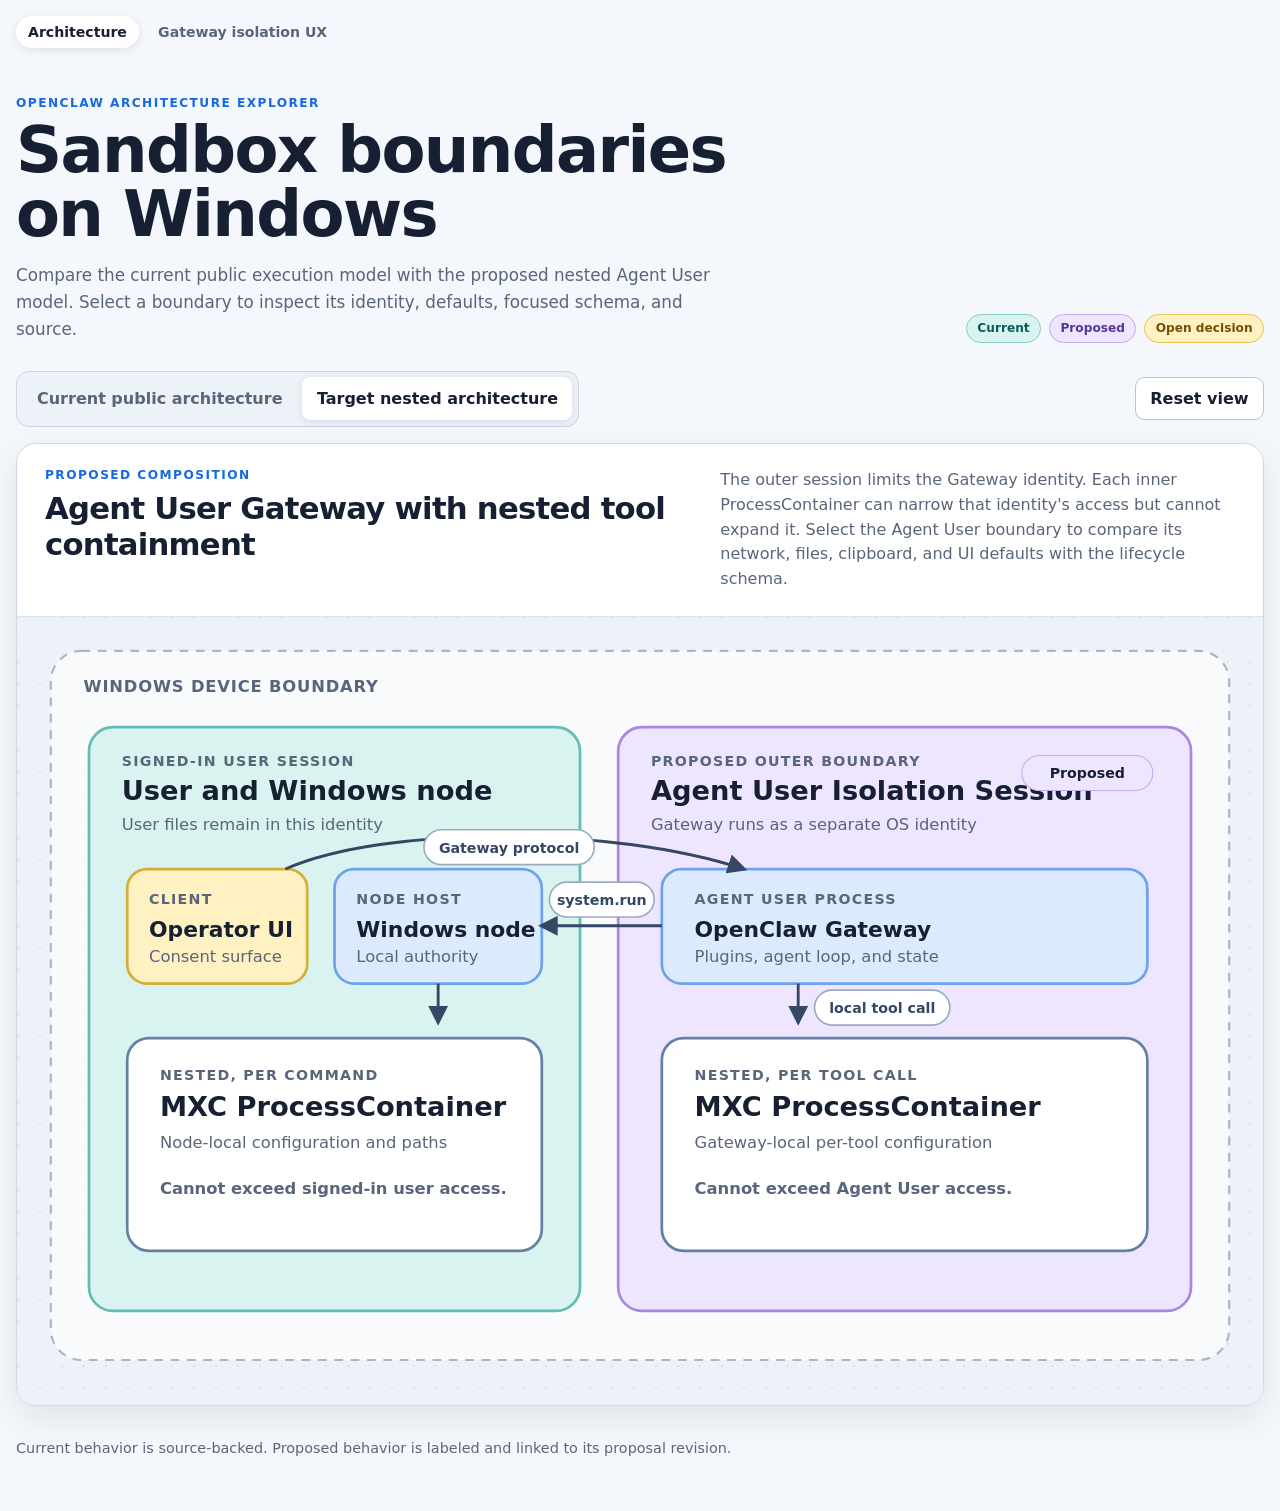
<file: visualizations/openclaw-sandbox-architecture/index.html>
<!doctype html>
<html lang="en">
  <head>
    <meta charset="utf-8" />
    <meta name="viewport" content="width=device-width, initial-scale=1" />
    <meta
      name="description"
      content="Interactive view of current and proposed OpenClaw sandbox boundaries on Windows."
    />
    <title>OpenClaw sandbox architecture</title>
    <link rel="stylesheet" href="./styles.css" />
  </head>
  <body>
    <a class="skip-link" href="#architecture">Skip to architecture</a>
    <nav class="site-nav" aria-label="Design pages">
      <a aria-current="page" href="./">Architecture</a>
      <a href="./access-modes/">Gateway isolation UX</a>
    </nav>
    <header class="page-header">
      <div>
        <p class="eyebrow">OpenClaw architecture explorer</p>
        <h1>Sandbox boundaries on Windows</h1>
        <p class="lede">
          Compare the current public execution model with the proposed nested
          Agent User model. Select a boundary to inspect its identity, defaults,
          focused schema, and source.
        </p>
      </div>
      <div class="header-meta" aria-label="Diagram status">
        <span class="status status-current">Current</span>
        <span class="status status-proposed">Proposed</span>
        <span class="status status-open">Open decision</span>
      </div>
    </header>

    <main id="architecture">
      <div class="toolbar">
        <div class="view-tabs" role="tablist" aria-label="Architecture view">
          <button
            id="tab-current"
            class="view-tab"
            type="button"
            role="tab"
            aria-selected="false"
            aria-controls="view-current"
            data-view="current"
          >
            Current public architecture
          </button>
          <button
            id="tab-target"
            class="view-tab"
            type="button"
            role="tab"
            aria-selected="true"
            aria-controls="view-target"
            data-view="target"
          >
            Target nested architecture
          </button>
        </div>
        <button id="reset-view" class="secondary-action" type="button">
          Reset view
        </button>
      </div>

      <section
        id="view-current"
        class="architecture-view"
        role="tabpanel"
        aria-labelledby="tab-current"
        hidden
      >
        <div class="view-heading">
          <div>
            <p class="eyebrow">Current public source</p>
            <h2>Separate Gateway and Windows-node enforcement</h2>
          </div>
          <p>
            Execution target selection happens before path resolution. MXC is
            opt-in on both hosts, and each host owns its own configuration.
          </p>
        </div>
        <div class="diagram-shell">
          <svg
            class="architecture-diagram"
            viewBox="0 0 1120 700"
            role="group"
            aria-labelledby="current-title current-description"
          >
            <title id="current-title">Current OpenClaw sandbox architecture</title>
            <desc id="current-description">
              A Gateway host and a signed-in Windows user session each contain
              their own optional MXC ProcessContainer execution boundary.
            </desc>
            <defs>
              <marker
                id="arrow-current"
                viewBox="0 0 10 10"
                refX="8"
                refY="5"
                markerWidth="7"
                markerHeight="7"
                orient="auto-start-reverse"
              >
                <path d="M 0 0 L 10 5 L 0 10 z" />
              </marker>
            </defs>

            <rect class="device-frame" x="20" y="20" width="1080" height="650" rx="28" />
            <text class="frame-label" x="50" y="58">Windows device boundary</text>

            <g
              class="boundary boundary-host"
              tabindex="0"
              role="button"
              data-detail-id="current-gateway"
              aria-label="Inspect current Gateway host"
            >
              <rect x="55" y="90" width="500" height="535" rx="22" />
              <text class="boundary-kicker" x="85" y="126">CURRENT HOST PROCESS</text>
              <text class="boundary-title" x="85" y="157">Gateway host</text>
              <text class="boundary-copy" x="85" y="184">Runs as the Gateway account</text>
            </g>

            <g
              class="boundary boundary-process"
              tabindex="0"
              role="button"
              data-detail-id="current-gateway-mxc"
              aria-label="Inspect current Gateway MXC ProcessContainer"
            >
              <rect x="90" y="275" width="430" height="285" rx="20" />
              <text class="boundary-kicker" x="120" y="313">OPT-IN, PER COMMAND</text>
              <text class="boundary-title" x="120" y="346">MXC ProcessContainer</text>
              <text class="boundary-copy" x="120" y="376">Gateway-local tool execution</text>
              <text class="boundary-note" x="120" y="426">Workspace and paths resolve</text>
              <text class="boundary-note" x="120" y="449">against the Gateway host identity.</text>
              <rect class="status-pill current-pill" x="120" y="492" width="112" height="32" rx="16" />
              <text class="status-pill-text" x="176" y="513">Current</text>
            </g>

            <g
              class="boundary boundary-session"
              tabindex="0"
              role="button"
              data-detail-id="current-windows-node"
              aria-label="Inspect current Windows node session"
            >
              <rect x="590" y="90" width="475" height="535" rx="22" />
              <text class="boundary-kicker" x="620" y="126">SIGNED-IN USER SESSION</text>
              <text class="boundary-title" x="620" y="157">Windows node</text>
              <text class="boundary-copy" x="620" y="184">Device-local command authority</text>
            </g>

            <g
              class="boundary boundary-process"
              tabindex="0"
              role="button"
              data-detail-id="current-node-mxc"
              aria-label="Inspect current Windows node MXC ProcessContainer"
            >
              <rect x="625" y="275" width="405" height="285" rx="20" />
              <text class="boundary-kicker" x="655" y="313">NODE-LOCAL, PER COMMAND</text>
              <text class="boundary-title" x="655" y="346">MXC ProcessContainer</text>
              <text class="boundary-copy" x="655" y="376">system.run execution</text>
              <text class="boundary-note" x="655" y="426">Documents resolves for the account</text>
              <text class="boundary-note" x="655" y="449">running the Windows node.</text>
              <rect class="status-pill current-pill" x="655" y="492" width="112" height="32" rx="16" />
              <text class="status-pill-text" x="711" y="513">Current</text>
            </g>

            <path
              class="flow-line"
              d="M 510 235 C 550 215, 590 215, 635 235"
              marker-end="url(#arrow-current)"
            />
            <g class="flow-label-group" aria-hidden="true">
              <rect class="flow-label-bg" x="480" y="190" width="186" height="32" rx="16" />
              <text class="flow-label" x="573" y="211">explicit node target</text>
            </g>
            <path
              class="flow-line"
              d="M 305 210 L 305 260"
              marker-end="url(#arrow-current)"
            />
            <path
              class="flow-line"
              d="M 827 210 L 827 260"
              marker-end="url(#arrow-current)"
            />
          </svg>
        </div>
      </section>

      <section
        id="view-target"
        class="architecture-view"
        role="tabpanel"
        aria-labelledby="tab-target"
      >
        <div class="view-heading">
          <div>
            <p class="eyebrow">Proposed composition</p>
            <h2>Agent User Gateway with nested tool containment</h2>
          </div>
          <p>
            The outer session limits the Gateway identity. Each inner
            ProcessContainer can narrow that identity's access but cannot expand it.
            Select the Agent User boundary to compare its network, files, clipboard,
            and UI defaults with the lifecycle schema.
          </p>
        </div>
        <div class="diagram-shell">
          <svg
            class="architecture-diagram"
            viewBox="0 0 1120 700"
            role="group"
            aria-labelledby="target-title target-description"
          >
            <title id="target-title">Target nested OpenClaw sandbox architecture</title>
            <desc id="target-description">
              A signed-in user session contains the operator and Windows node.
              A separate Agent User Isolation Session contains the Gateway. Both
              execution hosts create their own nested MXC ProcessContainers.
            </desc>
            <defs>
              <marker
                id="arrow-target"
                viewBox="0 0 10 10"
                refX="8"
                refY="5"
                markerWidth="7"
                markerHeight="7"
                orient="auto-start-reverse"
              >
                <path d="M 0 0 L 10 5 L 0 10 z" />
              </marker>
            </defs>

            <rect class="device-frame" x="20" y="20" width="1080" height="650" rx="28" />
            <text class="frame-label" x="50" y="58">Windows device boundary</text>

            <g
              class="boundary boundary-session"
              tabindex="0"
              role="button"
              data-detail-id="target-user-session"
              aria-label="Inspect signed-in user session"
            >
              <rect x="55" y="90" width="450" height="535" rx="22" />
              <text class="boundary-kicker" x="85" y="126">SIGNED-IN USER SESSION</text>
              <text class="boundary-title" x="85" y="157">User and Windows node</text>
              <text class="boundary-copy" x="85" y="184">User files remain in this identity</text>
            </g>

            <g
              class="boundary boundary-client"
              tabindex="0"
              role="button"
              data-detail-id="target-operator"
              aria-label="Inspect operator client"
            >
              <rect x="90" y="220" width="165" height="105" rx="18" />
              <text class="boundary-kicker" x="110" y="252">CLIENT</text>
              <text class="boundary-title small-title" x="110" y="282">Operator UI</text>
              <text class="boundary-copy" x="110" y="305">Consent surface</text>
            </g>

            <g
              class="boundary boundary-host"
              tabindex="0"
              role="button"
              data-detail-id="target-windows-node"
              aria-label="Inspect target Windows node"
            >
              <rect x="280" y="220" width="190" height="105" rx="18" />
              <text class="boundary-kicker" x="300" y="252">NODE HOST</text>
              <text class="boundary-title small-title" x="300" y="282">Windows node</text>
              <text class="boundary-copy" x="300" y="305">Local authority</text>
            </g>

            <g
              class="boundary boundary-process"
              tabindex="0"
              role="button"
              data-detail-id="target-node-mxc"
              aria-label="Inspect target Windows node MXC ProcessContainer"
            >
              <rect x="90" y="375" width="380" height="195" rx="20" />
              <text class="boundary-kicker" x="120" y="413">NESTED, PER COMMAND</text>
              <text class="boundary-title" x="120" y="446">MXC ProcessContainer</text>
              <text class="boundary-copy" x="120" y="476">Node-local configuration and paths</text>
              <text class="boundary-note" x="120" y="518">Cannot exceed signed-in user access.</text>
            </g>

            <g
              class="boundary boundary-agent-session"
              tabindex="0"
              role="button"
              data-detail-id="target-agent-session"
              aria-label="Inspect proposed Agent User Isolation Session"
            >
              <rect x="540" y="90" width="525" height="535" rx="22" />
              <text class="boundary-kicker" x="570" y="126">PROPOSED OUTER BOUNDARY</text>
              <text class="boundary-title" x="570" y="157">Agent User Isolation Session</text>
              <text class="boundary-copy" x="570" y="184">Gateway runs as a separate OS identity</text>
              <rect class="status-pill proposed-pill" x="910" y="116" width="120" height="32" rx="16" />
              <text class="status-pill-text" x="970" y="137">Proposed</text>
            </g>

            <g
              class="boundary boundary-host"
              tabindex="0"
              role="button"
              data-detail-id="target-gateway"
              aria-label="Inspect contained Gateway"
            >
              <rect x="580" y="220" width="445" height="105" rx="18" />
              <text class="boundary-kicker" x="610" y="252">AGENT USER PROCESS</text>
              <text class="boundary-title small-title" x="610" y="282">OpenClaw Gateway</text>
              <text class="boundary-copy" x="610" y="305">Plugins, agent loop, and state</text>
            </g>

            <g
              class="boundary boundary-process"
              tabindex="0"
              role="button"
              data-detail-id="target-gateway-mxc"
              aria-label="Inspect Gateway-local MXC ProcessContainer"
            >
              <rect x="580" y="375" width="445" height="195" rx="20" />
              <text class="boundary-kicker" x="610" y="413">NESTED, PER TOOL CALL</text>
              <text class="boundary-title" x="610" y="446">MXC ProcessContainer</text>
              <text class="boundary-copy" x="610" y="476">Gateway-local per-tool configuration</text>
              <text class="boundary-note" x="610" y="518">Cannot exceed Agent User access.</text>
            </g>

            <path
              class="flow-line"
              d="M 235 220 C 325 180, 535 180, 655 220"
              marker-end="url(#arrow-target)"
            />
            <g class="flow-label-group" aria-hidden="true">
              <rect class="flow-label-bg" x="362" y="184" width="156" height="32" rx="16" />
              <text class="flow-label" x="440" y="205">Gateway protocol</text>
            </g>
            <path
              class="flow-line"
              d="M 705 325 L 705 360"
              marker-end="url(#arrow-target)"
            />
            <g class="flow-label-group" aria-hidden="true">
              <rect class="flow-label-bg" x="720" y="331" width="124" height="32" rx="16" />
              <text class="flow-label" x="782" y="352">local tool call</text>
            </g>
            <path
              class="flow-line"
              d="M 580 272 L 470 272"
              marker-end="url(#arrow-target)"
            />
            <g class="flow-label-group" aria-hidden="true">
              <rect class="flow-label-bg" x="477" y="232" width="96" height="32" rx="16" />
              <text class="flow-label" x="525" y="253">system.run</text>
            </g>
            <path
              class="flow-line"
              d="M 375 325 L 375 360"
              marker-end="url(#arrow-target)"
            />
          </svg>
        </div>
      </section>

      <noscript>
        <section class="noscript-summary">
          <h2>Architecture summary</h2>
          <p>
            In the target architecture, an Agent User Isolation Session contains
            the Gateway and its nested per-tool MXC ProcessContainers. The
            signed-in user session separately contains the Windows node and its
            node-local MXC ProcessContainers. Paths resolve on the selected
            execution host before sandbox policy is applied.
          </p>
        </section>
      </noscript>
    </main>

    <aside
      id="details-drawer"
      class="details-drawer"
      role="dialog"
      aria-modal="true"
      aria-labelledby="details-title"
      aria-hidden="true"
    >
      <div class="drawer-header">
        <div>
          <p id="details-kicker" class="eyebrow"></p>
          <h2 id="details-title">Boundary details</h2>
        </div>
        <button id="close-details" class="icon-action" type="button" aria-label="Close details">
          <span aria-hidden="true">&times;</span>
        </button>
      </div>
      <div id="details-content" class="drawer-content"></div>
    </aside>
    <div id="drawer-backdrop" class="drawer-backdrop" hidden></div>

    <footer>
      <p>
        Current behavior is source-backed. Proposed behavior is labeled and
        linked to its proposal revision.
      </p>
    </footer>

    <script type="module" src="./app.js"></script>
  </body>
</html>
</file>
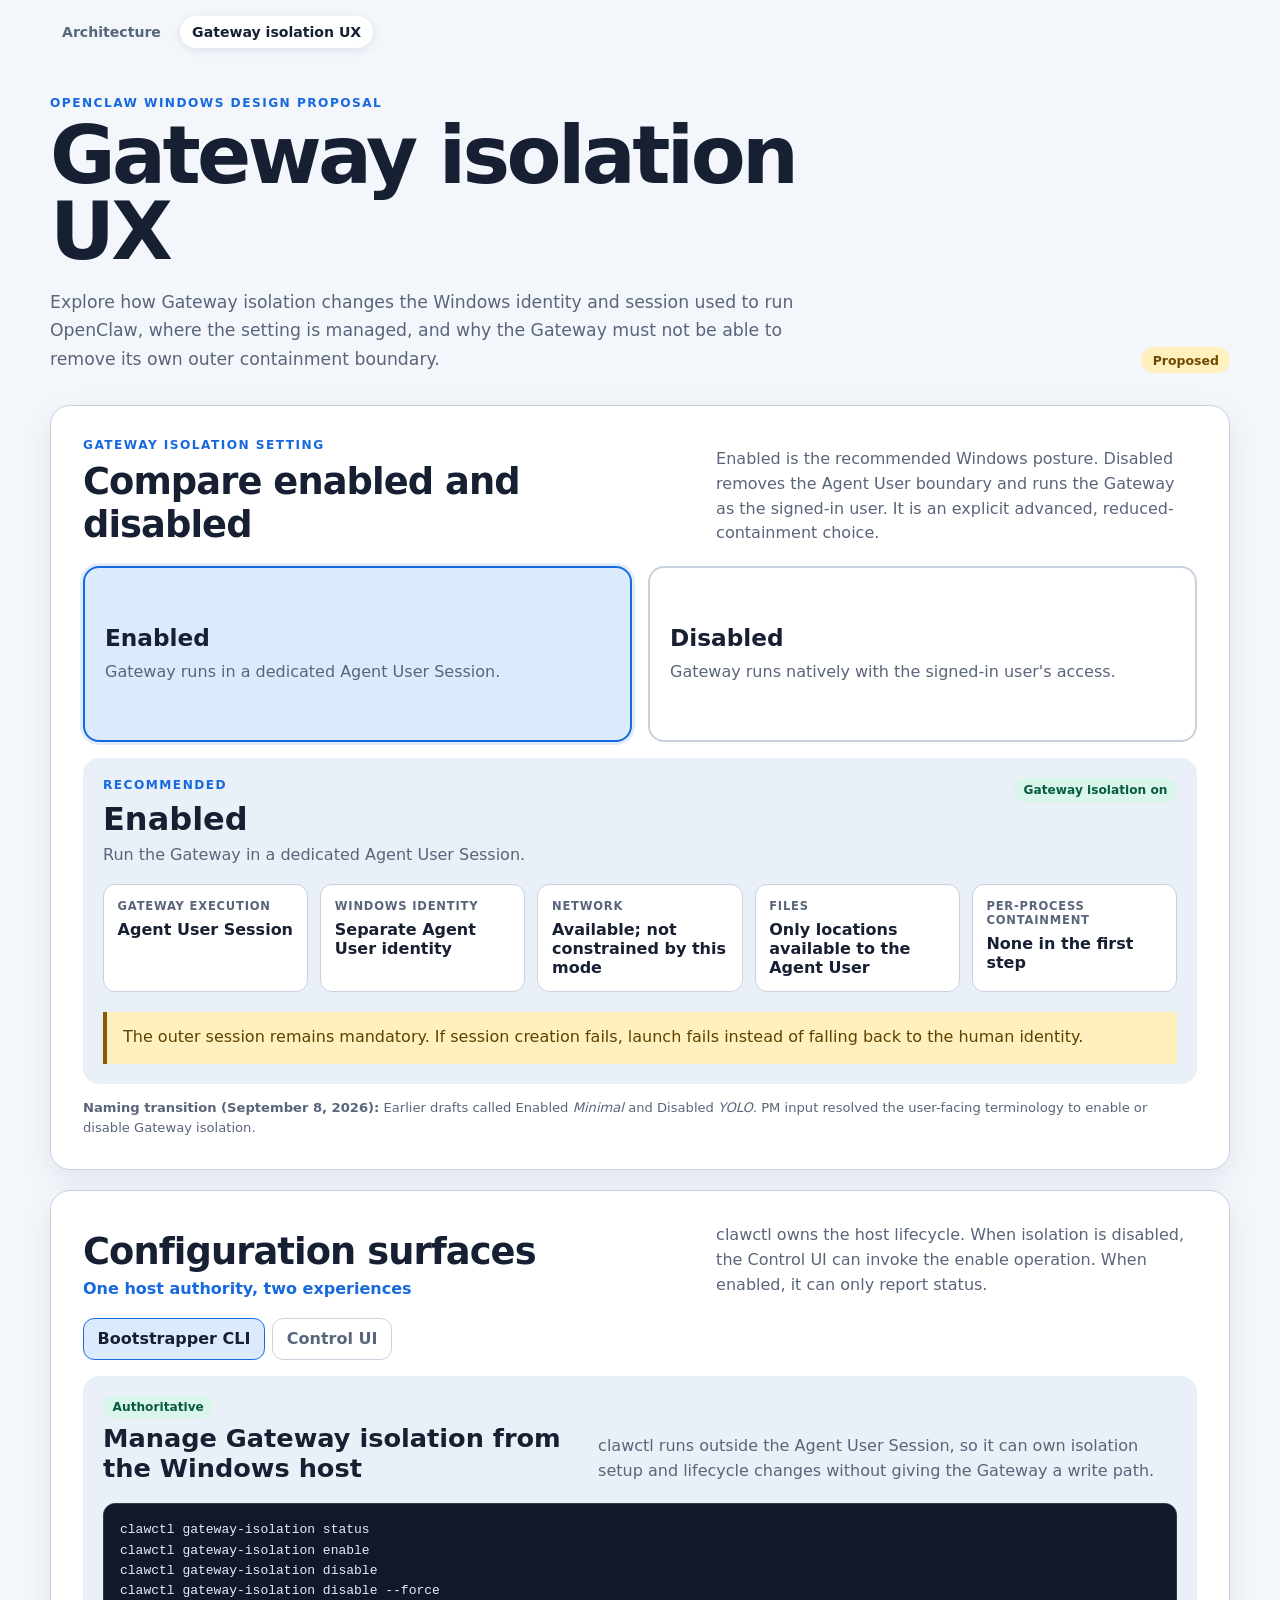
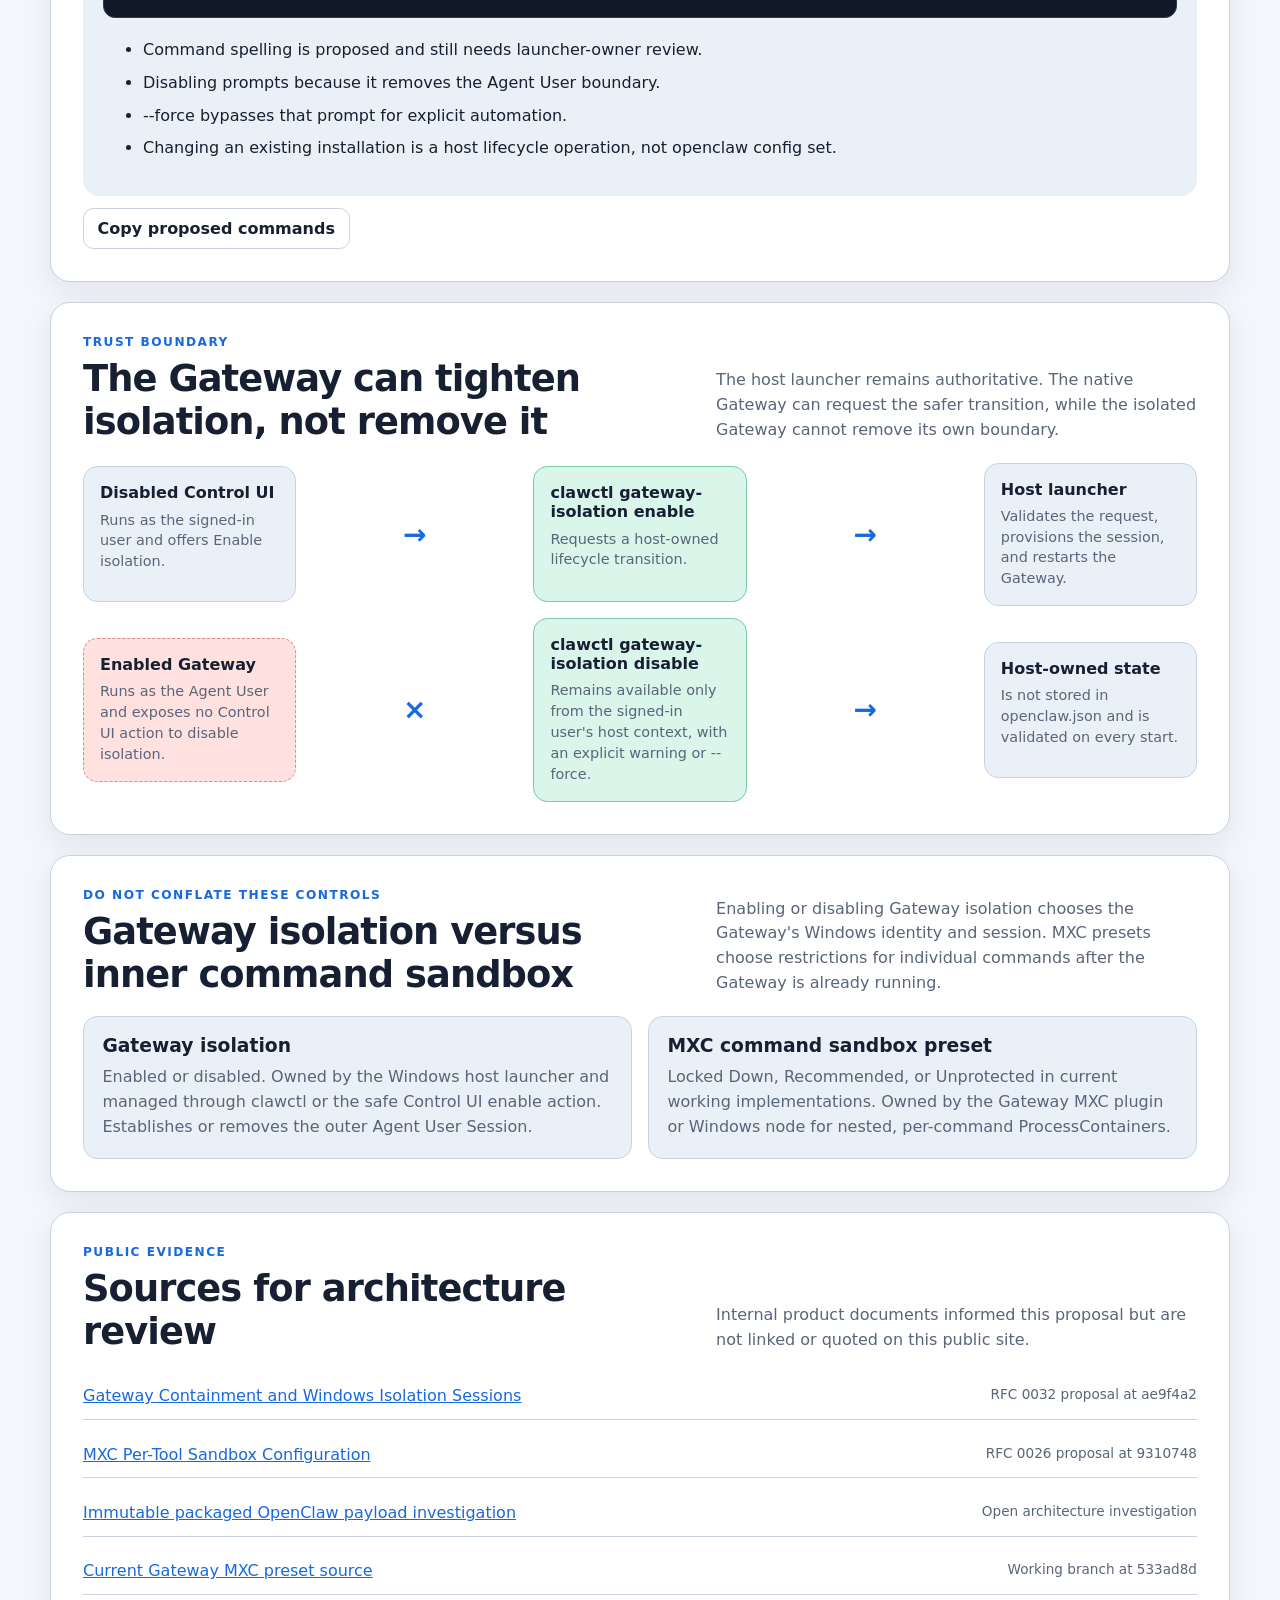
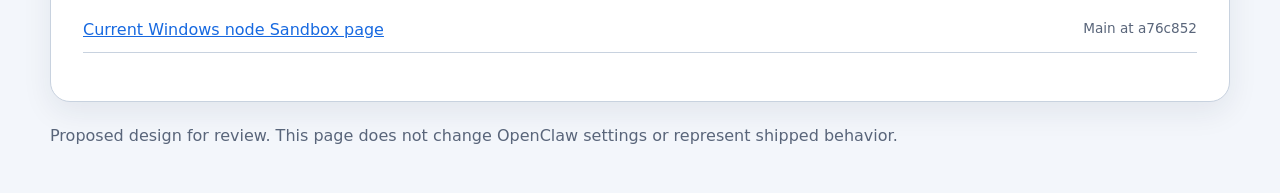
<file: visualizations/openclaw-sandbox-architecture/access-modes/index.html>
<!doctype html>
<html lang="en">
  <head>
    <meta charset="utf-8" />
    <meta name="viewport" content="width=device-width, initial-scale=1" />
    <meta
      name="description"
      content="Proposed UI and trust-boundary design for enabling or disabling OpenClaw Gateway isolation on Windows."
    />
    <title>OpenClaw Gateway isolation UX</title>
    <link rel="stylesheet" href="./styles.css" />
  </head>
  <body data-mode="enabled">
    <a class="skip-link" href="#design">Skip to design</a>
    <nav class="site-nav" aria-label="Design pages">
      <a href="../">Architecture</a>
      <a aria-current="page" href="./">Gateway isolation UX</a>
    </nav>

    <header class="page-header">
      <div>
        <p class="eyebrow">OpenClaw Windows design proposal</p>
        <h1>Gateway isolation UX</h1>
        <p class="lede">
          Explore how Gateway isolation changes the Windows identity and session
          used to run OpenClaw, where the setting is managed, and why the Gateway
          must not be able to remove its own outer containment boundary.
        </p>
      </div>
      <div class="status-stack" aria-label="Design status">
        <span class="status">Proposed</span>
      </div>
    </header>

    <main id="design">
      <section class="section-card">
        <div class="section-heading">
          <div>
            <p class="eyebrow">Gateway isolation setting</p>
            <h2>Compare enabled and disabled</h2>
          </div>
          <p>
            Enabled is the recommended Windows posture. Disabled removes the
            Agent User boundary and runs the Gateway as the signed-in user. It
            is an explicit advanced, reduced-containment choice.
          </p>
        </div>

        <div class="mode-selector" aria-label="Gateway isolation posture">
          <button class="mode-choice" type="button" data-mode="enabled" aria-pressed="true">
            <strong>Enabled</strong>
            <span>Gateway runs in a dedicated Agent User Session.</span>
          </button>
          <button class="mode-choice" type="button" data-mode="disabled" aria-pressed="false">
            <strong>Disabled</strong>
            <span>Gateway runs natively with the signed-in user's access.</span>
          </button>
        </div>

        <div id="mode-panel" class="mode-panel" aria-live="polite"></div>
        <p class="naming-note">
          <strong>Naming transition (September 8, 2026):</strong> Earlier drafts
          called Enabled <em>Minimal</em> and Disabled <em>YOLO</em>. PM input
          resolved the user-facing terminology to enable or disable Gateway
          isolation.
        </p>
      </section>

      <section class="section-card">
        <div class="section-heading">
          <div>
            <h2>Configuration surfaces</h2>
            <p class="section-subtitle">One host authority, two experiences</p>
          </div>
          <p>
            clawctl owns the host lifecycle. When isolation is disabled, the
            Control UI can invoke the enable operation. When enabled, it can
            only report status.
          </p>
        </div>

        <div class="surface-tabs" role="tablist" aria-label="Configuration surface">
          <button
            id="surface-tab-cli"
            type="button"
            role="tab"
            aria-controls="surface-panel"
            aria-selected="true"
            data-surface="cli"
          >
            Bootstrapper CLI
          </button>
          <button
            id="surface-tab-web"
            type="button"
            role="tab"
            aria-controls="surface-panel"
            aria-selected="false"
            data-surface="web"
            tabindex="-1"
          >
            Control UI
          </button>
        </div>

        <div
          id="surface-panel"
          class="surface-panel"
          role="tabpanel"
          aria-labelledby="surface-tab-cli"
        ></div>
        <div class="surface-actions">
          <button id="copy-cli" class="secondary-action" type="button">Copy proposed commands</button>
          <span id="copy-status" role="status"></span>
        </div>
      </section>

      <section class="section-card">
        <div class="section-heading">
          <div>
            <p class="eyebrow">Trust boundary</p>
            <h2>The Gateway can tighten isolation, not remove it</h2>
          </div>
          <p>
            The host launcher remains authoritative. The native Gateway can
            request the safer transition, while the isolated Gateway cannot
            remove its own boundary.
          </p>
        </div>

        <div class="boundary-map" aria-label="Enable Gateway isolation flow">
          <div class="boundary-node">
            <strong>Disabled Control UI</strong>
            <span>Runs as the signed-in user and offers Enable isolation.</span>
          </div>
          <div class="boundary-arrow" aria-hidden="true">&rarr;</div>
          <div class="boundary-node authority">
            <strong>clawctl gateway-isolation enable</strong>
            <span>Requests a host-owned lifecycle transition.</span>
          </div>
          <div class="boundary-arrow" aria-hidden="true">&rarr;</div>
          <div class="boundary-node">
            <strong>Host launcher</strong>
            <span>Validates the request, provisions the session, and restarts the Gateway.</span>
          </div>
        </div>

        <div class="boundary-map" aria-label="Blocked disable Gateway isolation flow">
          <div class="boundary-node denied">
            <strong>Enabled Gateway</strong>
            <span>
              Runs as the Agent User and exposes no Control UI action to disable
              isolation.
            </span>
          </div>
          <div class="boundary-arrow" aria-hidden="true">&times;</div>
          <div class="boundary-node authority">
            <strong>clawctl gateway-isolation disable</strong>
            <span>
              Remains available only from the signed-in user's host context,
              with an explicit warning or --force.
            </span>
          </div>
          <div class="boundary-arrow" aria-hidden="true">&rarr;</div>
          <div class="boundary-node">
            <strong>Host-owned state</strong>
            <span>Is not stored in openclaw.json and is validated on every start.</span>
          </div>
        </div>
      </section>

      <section class="section-card">
        <div class="section-heading">
          <div>
            <p class="eyebrow">Do not conflate these controls</p>
            <h2>Gateway isolation versus inner command sandbox</h2>
          </div>
          <p>
            Enabling or disabling Gateway isolation chooses the Gateway's
            Windows identity and session. MXC presets choose restrictions for
            individual commands after the Gateway is already running.
          </p>
        </div>
        <div class="layer-comparison">
          <article class="layer-card">
            <h3>Gateway isolation</h3>
            <p>
              Enabled or disabled. Owned by the Windows host launcher and
              managed through clawctl or the safe Control UI enable action.
              Establishes or removes the outer Agent User Session.
            </p>
          </article>
          <article class="layer-card">
            <h3>MXC command sandbox preset</h3>
            <p>
              Locked Down, Recommended, or Unprotected in current working
              implementations. Owned by the Gateway MXC plugin or Windows node
              for nested, per-command ProcessContainers.
            </p>
          </article>
        </div>
      </section>

      <section class="section-card">
        <div class="section-heading">
          <div>
            <p class="eyebrow">Public evidence</p>
            <h2>Sources for architecture review</h2>
          </div>
          <p>
            Internal product documents informed this proposal but are not linked
            or quoted on this public site.
          </p>
        </div>
        <ul id="source-list" class="source-list"></ul>
      </section>

      <noscript>
        <section class="section-card">
          <h2>JavaScript is optional for the core design</h2>
          <p>
            Enabled runs the Gateway inside an Agent User Session. Disabled
            removes that outer boundary. clawctl owns both transitions; the
            Control UI can invoke only the transition from Disabled to Enabled.
          </p>
        </section>
      </noscript>
    </main>

    <footer>
      Proposed design for review. This page does not change OpenClaw settings or
      represent shipped behavior.
    </footer>

    <script type="module" src="./app.js"></script>
  </body>
</html>
</file>
<file: visualizations/openclaw-sandbox-architecture/styles.css>
:root {
  color-scheme: light dark;
  --page: #f4f7fb;
  --surface: #ffffff;
  --surface-subtle: #edf2f8;
  --ink: #172033;
  --muted: #59657a;
  --line: #9aa8bc;
  --blue: #1769e0;
  --blue-soft: #dceafe;
  --purple: #7950c5;
  --purple-soft: #eee6ff;
  --teal: #087f75;
  --teal-soft: #d9f4f0;
  --amber: #9a6700;
  --amber-soft: #fff1c2;
  --red: #b42318;
  --focus: #ffbf47;
  --shadow: 0 20px 50px rgb(26 39 64 / 16%);
  font-family:
    Inter, ui-sans-serif, system-ui, -apple-system, BlinkMacSystemFont, "Segoe UI",
    sans-serif;
}

* {
  box-sizing: border-box;
}

html {
  background: var(--page);
  color: var(--ink);
}

body {
  margin: 0;
  min-height: 100vh;
}

body.drawer-open {
  overflow: hidden;
}

button,
a {
  font: inherit;
}

a {
  color: var(--blue);
}

.skip-link {
  position: fixed;
  z-index: 100;
  top: 0.75rem;
  left: 0.75rem;
  padding: 0.65rem 0.9rem;
  border-radius: 0.5rem;
  background: var(--ink);
  color: var(--surface);
  transform: translateY(-180%);
}

.skip-link:focus {
  transform: translateY(0);
}

.page-header,
.site-nav,
main,
footer {
  width: min(1440px, calc(100% - 2rem));
  margin-inline: auto;
}

.site-nav {
  display: flex;
  gap: 0.45rem;
  padding-top: 1rem;
}

.site-nav a {
  padding: 0.5rem 0.75rem;
  border-radius: 999px;
  color: var(--muted);
  font-size: 0.88rem;
  font-weight: 750;
  text-decoration: none;
}

.site-nav a:hover,
.site-nav a[aria-current="page"] {
  background: var(--surface);
  color: var(--ink);
  box-shadow: 0 2px 8px rgb(26 39 64 / 10%);
}

.site-nav a:focus-visible {
  outline: 4px solid var(--focus);
  outline-offset: 2px;
}

.page-header {
  display: flex;
  align-items: end;
  justify-content: space-between;
  gap: 2rem;
  padding: 3rem 0 1.75rem;
}

.page-header h1,
.view-heading h2,
.drawer-header h2 {
  margin: 0;
  letter-spacing: -0.025em;
}

.page-header h1 {
  max-width: 17ch;
  font-size: clamp(2.2rem, 5vw, 4.2rem);
  line-height: 1;
}

.eyebrow {
  margin: 0 0 0.5rem;
  color: var(--blue);
  font-size: 0.76rem;
  font-weight: 800;
  letter-spacing: 0.12em;
  text-transform: uppercase;
}

.lede {
  max-width: 68ch;
  margin: 1rem 0 0;
  color: var(--muted);
  font-size: 1.05rem;
  line-height: 1.6;
}

.header-meta {
  display: flex;
  flex-wrap: wrap;
  justify-content: end;
  gap: 0.5rem;
}

.status {
  display: inline-flex;
  align-items: center;
  min-height: 1.8rem;
  padding: 0.25rem 0.65rem;
  border: 1px solid transparent;
  border-radius: 999px;
  font-size: 0.76rem;
  font-weight: 750;
}

.status-current {
  border-color: #8accc5;
  background: var(--teal-soft);
  color: #075d56;
}

.status-proposed {
  border-color: #c5acef;
  background: var(--purple-soft);
  color: #563594;
}

.status-open {
  border-color: #e4c358;
  background: var(--amber-soft);
  color: #725000;
}

.toolbar {
  display: flex;
  align-items: center;
  justify-content: space-between;
  gap: 1rem;
  margin-bottom: 1rem;
}

.view-tabs {
  display: inline-flex;
  gap: 0.35rem;
  padding: 0.35rem;
  border: 1px solid #ccd5e2;
  border-radius: 0.8rem;
  background: var(--surface-subtle);
}

.view-tab,
.secondary-action,
.icon-action {
  border: 0;
  cursor: pointer;
}

.view-tab {
  min-height: 2.7rem;
  padding: 0.6rem 0.9rem;
  border-radius: 0.55rem;
  background: transparent;
  color: var(--muted);
  font-weight: 700;
}

.view-tab[aria-selected="true"] {
  background: var(--surface);
  color: var(--ink);
  box-shadow: 0 2px 8px rgb(26 39 64 / 10%);
}

.secondary-action {
  min-height: 2.7rem;
  padding: 0.6rem 0.9rem;
  border: 1px solid #b8c3d3;
  border-radius: 0.6rem;
  background: var(--surface);
  color: var(--ink);
  font-weight: 700;
}

.view-tab:focus-visible,
.secondary-action:focus-visible,
.icon-action:focus-visible,
.boundary:focus-visible {
  outline: 4px solid var(--focus);
  outline-offset: 3px;
}

.architecture-view {
  overflow: hidden;
  border: 1px solid #d0d9e5;
  border-radius: 1.25rem;
  background: var(--surface);
  box-shadow: 0 12px 35px rgb(26 39 64 / 9%);
}

.view-heading {
  display: grid;
  grid-template-columns: minmax(0, 1fr) minmax(20rem, 0.8fr);
  gap: 2rem;
  padding: 1.5rem 1.75rem;
  border-bottom: 1px solid #dae1eb;
}

.view-heading h2 {
  font-size: clamp(1.4rem, 2.4vw, 2.15rem);
}

.view-heading > p {
  align-self: end;
  margin: 0;
  color: var(--muted);
  line-height: 1.55;
}

.diagram-shell {
  overflow: auto;
  padding: 0.75rem;
  background:
    radial-gradient(circle at 1px 1px, rgb(23 32 51 / 8%) 1px, transparent 0)
      0 0 / 22px 22px,
    var(--surface-subtle);
}

.architecture-diagram {
  display: block;
  width: 100%;
  min-width: 760px;
  height: auto;
}

.device-frame {
  fill: rgb(255 255 255 / 64%);
  stroke: #aab6c7;
  stroke-width: 2;
  stroke-dasharray: 8 7;
}

.frame-label {
  fill: var(--muted);
  font-size: 15px;
  font-weight: 750;
  letter-spacing: 0.05em;
  text-transform: uppercase;
}

.boundary {
  cursor: pointer;
}

.boundary > rect:first-child {
  stroke-width: 2.5;
  transition:
    filter 140ms ease,
    stroke-width 140ms ease;
}

.boundary:hover > rect:first-child,
.boundary:focus-visible > rect:first-child,
.boundary.is-selected > rect:first-child {
  filter: drop-shadow(0 8px 10px rgb(26 39 64 / 18%));
  stroke-width: 4;
}

.boundary-host > rect:first-child {
  fill: var(--blue-soft);
  stroke: #6ea2eb;
}

.boundary-session > rect:first-child {
  fill: var(--teal-soft);
  stroke: #64bdb4;
}

.boundary-agent-session > rect:first-child {
  fill: var(--purple-soft);
  stroke: #a986df;
}

.boundary-process > rect:first-child {
  fill: #fff;
  stroke: #6580a6;
}

.boundary-client > rect:first-child {
  fill: var(--amber-soft);
  stroke: #d3ae39;
}

.boundary-kicker {
  fill: var(--muted);
  font-size: 13px;
  font-weight: 800;
  letter-spacing: 0.09em;
}

.boundary-title {
  fill: var(--ink);
  font-size: 25px;
  font-weight: 780;
}

.small-title {
  font-size: 20px;
}

.boundary-copy,
.boundary-note {
  fill: var(--muted);
  font-size: 15px;
}

.boundary-note {
  font-weight: 650;
}

.status-pill {
  stroke-width: 1;
}

.current-pill {
  fill: var(--teal-soft);
  stroke: #8accc5;
}

.proposed-pill {
  fill: var(--purple-soft);
  stroke: #c5acef;
}

.status-pill-text {
  fill: var(--ink);
  font-size: 13px;
  font-weight: 750;
  text-anchor: middle;
}

.flow-line {
  fill: none;
  stroke: #344765;
  stroke-width: 2.6;
}

marker path {
  fill: #344765;
}

.flow-label {
  fill: #344765;
  font-size: 13px;
  font-weight: 750;
  text-anchor: middle;
}

.flow-label-group {
  pointer-events: none;
}

.flow-label-bg {
  fill: var(--surface);
  stroke: #9babc0;
  stroke-width: 1.5;
}

.details-drawer {
  position: fixed;
  z-index: 20;
  inset: 0 0 0 auto;
  width: min(44rem, 92vw);
  overflow-y: auto;
  border-left: 1px solid #c9d2df;
  background: var(--surface);
  box-shadow: var(--shadow);
  transform: translateX(105%);
  visibility: hidden;
  transition:
    transform 180ms ease,
    visibility 180ms step-end;
}

.details-drawer.is-open {
  transform: translateX(0);
  visibility: visible;
  transition:
    transform 180ms ease,
    visibility 0ms;
}

.drawer-backdrop {
  position: fixed;
  z-index: 19;
  inset: 0;
  background: rgb(14 22 37 / 44%);
}

.drawer-header {
  position: sticky;
  z-index: 1;
  top: 0;
  display: flex;
  align-items: start;
  justify-content: space-between;
  gap: 1rem;
  padding: 1.4rem 1.5rem 1.1rem;
  border-bottom: 1px solid #d6dee9;
  background: var(--surface);
}

.drawer-header h2 {
  font-size: clamp(1.7rem, 4vw, 2.5rem);
  overflow-wrap: anywhere;
}

.drawer-header > div {
  flex: 1;
  min-width: 0;
}

.control-card {
  min-width: 0;
}

.icon-action {
  display: grid;
  flex: 0 0 auto;
  width: 2.7rem;
  height: 2.7rem;
  place-items: center;
  border-radius: 50%;
  background: var(--surface-subtle);
  color: var(--ink);
  font-size: 1.8rem;
  line-height: 1;
}

.drawer-content {
  display: grid;
  gap: 1.5rem;
  padding: 1.5rem;
}

.detail-summary {
  margin: 0;
  color: var(--muted);
  font-size: 1.05rem;
  line-height: 1.65;
}

.fact-grid {
  display: grid;
  grid-template-columns: repeat(2, minmax(0, 1fr));
  gap: 0.75rem;
  margin: 0;
}

.fact-grid > div {
  padding: 0.9rem;
  border: 1px solid #d8e0ea;
  border-radius: 0.75rem;
  background: var(--surface-subtle);
}

.fact-grid dt {
  color: var(--muted);
  font-size: 0.74rem;
  font-weight: 800;
  letter-spacing: 0.08em;
  text-transform: uppercase;
}

.fact-grid dd {
  margin: 0.35rem 0 0;
  font-weight: 700;
}

.detail-view-tabs {
  display: grid;
  grid-template-columns: 1fr 1fr;
  gap: 0.35rem;
  padding: 0.35rem;
  border: 1px solid #ccd5e2;
  border-radius: 0.8rem;
  background: var(--surface-subtle);
}

.detail-view-tabs button {
  min-height: 2.7rem;
  border: 0;
  border-radius: 0.55rem;
  background: transparent;
  color: var(--muted);
  cursor: pointer;
  font-weight: 750;
}

.detail-view-tabs button[aria-selected="true"] {
  background: var(--surface);
  color: var(--ink);
  box-shadow: 0 2px 8px rgb(26 39 64 / 10%);
}

.detail-view-tabs button:focus-visible {
  outline: 4px solid var(--focus);
  outline-offset: 3px;
}

.control-intro {
  margin: 0;
  color: var(--muted);
  line-height: 1.55;
}

.control-grid {
  display: grid;
  grid-template-columns: repeat(2, minmax(0, 1fr));
  gap: 0.75rem;
}

.control-card {
  padding: 1rem;
  border: 1px solid #ccd6e3;
  border-radius: 0.8rem;
  background: var(--surface-subtle);
}

.control-card-heading {
  display: flex;
  align-items: start;
  justify-content: space-between;
  gap: 0.75rem;
}

.control-card h4,
.control-card p {
  margin: 0;
}

.control-card-heading h4 {
  font-size: 1rem;
}

.control-card-heading span {
  color: var(--muted);
  font-size: 0.72rem;
  font-weight: 750;
  text-align: right;
}

.control-card .control-value {
  margin-top: 0.75rem;
  color: var(--ink);
  font-size: 1.15rem;
  font-weight: 800;
  overflow-wrap: anywhere;
}

.control-card .control-value + p {
  margin-top: 0.45rem;
  color: var(--muted);
  line-height: 1.5;
}

.detail-section {
  display: grid;
  gap: 0.75rem;
}

.detail-section h3 {
  margin: 0;
  font-size: 1.15rem;
}

.code-block {
  position: relative;
  overflow: auto;
  margin: 0;
  padding: 1rem;
  border: 1px solid #263954;
  border-radius: 0.8rem;
  background: #101827;
  color: #e6edf7;
  font-family: "Cascadia Code", "SFMono-Regular", Consolas, monospace;
  font-size: 0.84rem;
  line-height: 1.55;
  white-space: pre;
}

.option-list,
.source-list,
.note-list {
  display: grid;
  gap: 0.65rem;
  margin: 0;
  padding-left: 1.2rem;
  color: var(--muted);
  line-height: 1.55;
}

.option-list strong,
.note-list strong {
  color: var(--ink);
}

.source-card {
  display: grid;
  gap: 0.3rem;
  padding: 0.85rem 1rem;
  border: 1px solid #ccd6e3;
  border-radius: 0.75rem;
  background: var(--surface-subtle);
}

.source-card a {
  font-weight: 750;
}

.source-revision {
  color: var(--muted);
  font-family: "Cascadia Code", "SFMono-Regular", Consolas, monospace;
  font-size: 0.78rem;
}

.drawer-content code:not(.code-block code) {
  padding: 0.08rem 0.3rem;
  border-radius: 0.25rem;
  background: var(--surface-subtle);
  color: var(--ink);
  font-family: "Cascadia Code", "SFMono-Regular", Consolas, monospace;
  font-size: 0.88em;
}

.noscript-summary {
  margin-top: 1rem;
  padding: 1rem 1.25rem;
  border: 2px solid var(--amber);
  border-radius: 0.75rem;
  background: var(--amber-soft);
}

footer {
  padding: 1.25rem 0 2.5rem;
  color: var(--muted);
  font-size: 0.9rem;
}

@media (max-width: 820px) {
  .page-header {
    display: grid;
    align-items: start;
    padding-top: 2rem;
  }

  .header-meta {
    justify-content: start;
  }

  .toolbar {
    align-items: stretch;
  }

  .view-tabs {
    display: grid;
    flex: 1;
  }

  .view-heading {
    grid-template-columns: 1fr;
    gap: 0.75rem;
    padding: 1.2rem;
  }

  .details-drawer {
    inset: auto 0 0;
    width: 100%;
    max-height: 88vh;
    border-top: 1px solid #c9d2df;
    border-left: 0;
    border-radius: 1.1rem 1.1rem 0 0;
    transform: translateY(105%);
  }

  .details-drawer.is-open {
    transform: translateY(0);
  }

  .control-grid {
    grid-template-columns: 1fr;
  }
}

@media (max-width: 560px) {
  .page-header,
  main,
  footer {
    width: min(100% - 1rem, 1440px);
  }

  .toolbar {
    display: grid;
  }

  .fact-grid {
    grid-template-columns: 1fr;
  }

}

@media (prefers-reduced-motion: reduce) {
  *,
  *::before,
  *::after {
    scroll-behavior: auto !important;
    transition-duration: 0.01ms !important;
    animation-duration: 0.01ms !important;
    animation-iteration-count: 1 !important;
  }
}

@media (prefers-color-scheme: dark) {
  :root {
    --page: #0d1420;
    --surface: #151f2e;
    --surface-subtle: #1d2a3b;
    --ink: #eef4ff;
    --muted: #b4c0d2;
    --line: #697b95;
    --blue: #82b4ff;
    --blue-soft: #173b67;
    --purple-soft: #392b58;
    --teal-soft: #153d3b;
    --amber-soft: #4a3b12;
  }

  .device-frame {
    fill: rgb(21 31 46 / 70%);
  }

  .boundary-process > rect:first-child {
    fill: #1a2638;
  }

  .code-block {
    border-color: #536984;
  }

  .status-current {
    color: #a8eee7;
  }

  .status-proposed {
    color: #dbc9ff;
  }

  .status-open {
    color: #ffe38a;
  }
}
</file>
<file: visualizations/openclaw-sandbox-architecture/access-modes/styles.css>
:root {
  color-scheme: light dark;
  --page: #f3f6fb;
  --surface: #ffffff;
  --surface-soft: #eaf0f7;
  --ink: #172033;
  --muted: #59657a;
  --line: #c8d2df;
  --blue: #1769e0;
  --blue-soft: #dceafe;
  --green: #087f5b;
  --green-soft: #daf5e9;
  --amber: #8a5a00;
  --amber-soft: #fff0bd;
  --red: #a1261d;
  --red-soft: #ffe2df;
  --focus: #ffbf47;
  --shadow: 0 18px 48px rgb(26 39 64 / 14%);
  font-family:
    Inter, ui-sans-serif, system-ui, -apple-system, BlinkMacSystemFont, "Segoe UI",
    sans-serif;
}

* {
  box-sizing: border-box;
}

html {
  background: var(--page);
  color: var(--ink);
}

body {
  margin: 0;
}

a {
  color: var(--blue);
}

button,
a {
  font: inherit;
}

.skip-link {
  position: fixed;
  z-index: 20;
  top: 0.75rem;
  left: 0.75rem;
  padding: 0.65rem 0.9rem;
  border-radius: 0.5rem;
  background: var(--ink);
  color: var(--surface);
  transform: translateY(-180%);
}

.skip-link:focus {
  transform: translateY(0);
}

.site-nav,
.page-header,
main,
footer {
  width: min(1180px, calc(100% - 2rem));
  margin-inline: auto;
}

.site-nav {
  display: flex;
  gap: 0.45rem;
  padding-top: 1rem;
}

.site-nav a {
  padding: 0.5rem 0.75rem;
  border-radius: 999px;
  color: var(--muted);
  font-size: 0.88rem;
  font-weight: 750;
  text-decoration: none;
}

.site-nav a:hover,
.site-nav a[aria-current="page"] {
  background: var(--surface);
  color: var(--ink);
  box-shadow: 0 2px 8px rgb(26 39 64 / 10%);
}

.page-header {
  display: grid;
  grid-template-columns: minmax(0, 1fr) auto;
  gap: 2rem;
  align-items: end;
  padding: 3rem 0 2rem;
}

.page-header h1 {
  max-width: 15ch;
  margin: 0;
  font-size: clamp(2.45rem, 7vw, 5rem);
  letter-spacing: -0.045em;
  line-height: 0.95;
}

.lede {
  max-width: 70ch;
  margin: 1.1rem 0 0;
  color: var(--muted);
  font-size: 1.08rem;
  line-height: 1.65;
}

.eyebrow {
  margin: 0 0 0.5rem;
  color: var(--blue);
  font-size: 0.76rem;
  font-weight: 850;
  letter-spacing: 0.12em;
  text-transform: uppercase;
}

.status-stack {
  display: grid;
  gap: 0.5rem;
  justify-items: end;
}

.status {
  padding: 0.35rem 0.7rem;
  border-radius: 999px;
  background: var(--amber-soft);
  color: #704900;
  font-size: 0.78rem;
  font-weight: 800;
}

main {
  display: grid;
  gap: 1.25rem;
}

.section-card {
  padding: clamp(1.25rem, 3vw, 2rem);
  border: 1px solid var(--line);
  border-radius: 1.25rem;
  background: var(--surface);
  box-shadow: 0 10px 30px rgb(26 39 64 / 8%);
}

.section-heading {
  display: grid;
  grid-template-columns: minmax(0, 1fr) minmax(17rem, 0.8fr);
  gap: 2rem;
  align-items: end;
  margin-bottom: 1.25rem;
}

.section-heading h2 {
  margin: 0;
  font-size: clamp(1.5rem, 3vw, 2.3rem);
  letter-spacing: -0.025em;
}

.section-subtitle {
  margin: 0.35rem 0 0;
  color: var(--blue);
  font-size: 1rem;
  font-weight: 800;
}

.section-heading > p {
  margin: 0;
  color: var(--muted);
  line-height: 1.55;
}

.mode-selector {
  display: grid;
  grid-template-columns: repeat(2, minmax(0, 1fr));
  gap: 1rem;
}

.mode-choice {
  min-height: 11rem;
  padding: 1.25rem;
  border: 2px solid var(--line);
  border-radius: 1rem;
  background: var(--surface);
  color: var(--ink);
  cursor: pointer;
  text-align: left;
}

.mode-choice strong,
.mode-choice span {
  display: block;
}

.mode-choice strong {
  margin-bottom: 0.55rem;
  font-size: 1.45rem;
}

.mode-choice span {
  color: var(--muted);
  line-height: 1.5;
}

.mode-choice[aria-pressed="true"] {
  border-color: var(--blue);
  background: var(--blue-soft);
  box-shadow: 0 0 0 3px rgb(23 105 224 / 12%);
}

.mode-choice[data-mode="disabled"][aria-pressed="true"] {
  border-color: var(--red);
  background: var(--red-soft);
  box-shadow: 0 0 0 3px rgb(161 38 29 / 10%);
}

.mode-panel {
  margin-top: 1rem;
  padding: 1.25rem;
  border-radius: 1rem;
  background: var(--surface-soft);
}

.mode-panel-heading {
  display: flex;
  justify-content: space-between;
  gap: 1rem;
}

.mode-panel-heading h2 {
  margin: 0;
  font-size: 2rem;
}

.mode-panel-heading p:not(.eyebrow) {
  margin: 0.45rem 0 0;
  color: var(--muted);
}

.mode-badge,
.surface-badge {
  align-self: start;
  padding: 0.3rem 0.6rem;
  border-radius: 999px;
  background: var(--green-soft);
  color: #075b43;
  font-size: 0.76rem;
  font-weight: 800;
}

body[data-mode="disabled"] .mode-badge {
  background: var(--red-soft);
  color: var(--red);
}

.mode-facts {
  display: grid;
  grid-template-columns: repeat(5, minmax(0, 1fr));
  gap: 0.75rem;
  margin: 1.25rem 0;
}

.mode-facts div {
  min-width: 0;
  padding: 0.85rem;
  border: 1px solid var(--line);
  border-radius: 0.75rem;
  background: var(--surface);
}

.mode-facts dt {
  color: var(--muted);
  font-size: 0.72rem;
  font-weight: 800;
  letter-spacing: 0.07em;
  text-transform: uppercase;
}

.mode-facts dd {
  margin: 0.45rem 0 0;
  font-weight: 750;
  overflow-wrap: anywhere;
}

.mode-warning {
  margin: 0;
  padding: 0.85rem 1rem;
  border-left: 4px solid var(--amber);
  background: var(--amber-soft);
  color: #5f4100;
  line-height: 1.55;
}

.naming-note {
  margin: 0.9rem 0 0;
  color: var(--muted);
  font-size: 0.82rem;
  line-height: 1.5;
}

.boundary-map {
  display: grid;
  grid-template-columns: repeat(5, minmax(0, 1fr));
  gap: 0.75rem;
  align-items: center;
}

.boundary-map + .boundary-map {
  margin-top: 0.75rem;
}

.boundary-node {
  min-height: 8.5rem;
  padding: 1rem;
  border: 1px solid var(--line);
  border-radius: 0.9rem;
  background: var(--surface-soft);
}

.boundary-node strong,
.boundary-node span {
  display: block;
}

.boundary-node strong {
  margin-bottom: 0.45rem;
}

.boundary-node span {
  color: var(--muted);
  font-size: 0.9rem;
  line-height: 1.45;
}

.boundary-node.authority {
  border-color: #78c8aa;
  background: var(--green-soft);
}

.boundary-node.denied {
  border-style: dashed;
  border-color: #da8d87;
  background: var(--red-soft);
}

.boundary-arrow {
  color: var(--blue);
  font-size: 1.75rem;
  font-weight: 900;
  text-align: center;
}

.surface-tabs {
  display: flex;
  flex-wrap: wrap;
  gap: 0.45rem;
  margin-bottom: 1rem;
}

.surface-tabs button {
  padding: 0.65rem 0.85rem;
  border: 1px solid var(--line);
  border-radius: 0.7rem;
  background: var(--surface);
  color: var(--muted);
  cursor: pointer;
  font-weight: 750;
}

.surface-tabs button[aria-selected="true"] {
  border-color: var(--blue);
  background: var(--blue-soft);
  color: var(--ink);
}

.surface-panel {
  min-height: 22rem;
  padding: 1.25rem;
  border-radius: 1rem;
  background: var(--surface-soft);
}

.surface-heading {
  display: grid;
  grid-template-columns: minmax(0, 0.8fr) minmax(0, 1fr);
  gap: 2rem;
  align-items: end;
}

.surface-heading h3 {
  margin: 0.55rem 0 0;
  font-size: 1.6rem;
}

.surface-heading > p {
  margin: 0;
  color: var(--muted);
  line-height: 1.55;
}

pre {
  overflow: auto;
  margin: 1.25rem 0;
  padding: 1rem;
  border: 1px solid #303a4c;
  border-radius: 0.75rem;
  background: #111827;
  color: #e5edf9;
  line-height: 1.55;
}

.surface-panel li {
  margin-block: 0.55rem;
  line-height: 1.5;
}

.surface-actions {
  display: flex;
  align-items: center;
  gap: 0.75rem;
  margin-top: 0.75rem;
}

.secondary-action {
  padding: 0.6rem 0.85rem;
  border: 1px solid var(--line);
  border-radius: 0.65rem;
  background: var(--surface);
  color: var(--ink);
  cursor: pointer;
  font-weight: 750;
}

.layer-comparison {
  display: grid;
  grid-template-columns: repeat(2, minmax(0, 1fr));
  gap: 1rem;
}

.layer-card {
  padding: 1.15rem;
  border: 1px solid var(--line);
  border-radius: 0.9rem;
  background: var(--surface-soft);
}

.layer-card h3 {
  margin: 0 0 0.55rem;
}

.layer-card p {
  margin: 0;
  color: var(--muted);
  line-height: 1.55;
}

.source-list {
  display: grid;
  gap: 0.7rem;
  padding: 0;
  list-style: none;
}

.source-list li {
  display: flex;
  justify-content: space-between;
  gap: 1rem;
  padding: 0.85rem 0;
  border-bottom: 1px solid var(--line);
}

.source-list span {
  color: var(--muted);
  font-size: 0.85rem;
  text-align: right;
}

footer {
  padding: 1.5rem 0 3rem;
  color: var(--muted);
}

button:focus-visible,
a:focus-visible {
  outline: 4px solid var(--focus);
  outline-offset: 3px;
}

@media (max-width: 900px) {
  .page-header,
  .section-heading,
  .surface-heading {
    grid-template-columns: 1fr;
  }

  .status-stack {
    justify-items: start;
  }

  .mode-facts {
    grid-template-columns: repeat(2, minmax(0, 1fr));
  }

  .boundary-map {
    grid-template-columns: 1fr;
  }

  .boundary-arrow {
    transform: rotate(90deg);
  }
}

@media (max-width: 620px) {
  .mode-selector,
  .layer-comparison,
  .mode-facts {
    grid-template-columns: 1fr;
  }

  .mode-panel-heading,
  .source-list li {
    display: grid;
  }

  .source-list span {
    text-align: left;
  }
}

@media (prefers-reduced-motion: reduce) {
  *,
  *::before,
  *::after {
    scroll-behavior: auto !important;
    transition-duration: 0.01ms !important;
  }
}

@media (prefers-color-scheme: dark) {
  :root {
    --page: #0e1420;
    --surface: #161f2f;
    --surface-soft: #202b3d;
    --ink: #edf3fb;
    --muted: #b5c0d0;
    --line: #3d4a60;
    --blue: #83b7ff;
    --blue-soft: #17375f;
    --green-soft: #123f32;
    --amber-soft: #4a3909;
    --red-soft: #4b211f;
  }

  .mode-warning {
    color: #ffeab0;
  }

  .status {
    color: #ffe39a;
  }

  .mode-badge,
  .surface-badge {
    color: #9ff0d1;
  }

  body[data-mode="disabled"] .mode-badge {
    color: #ffb4ad;
  }
}
</file>
